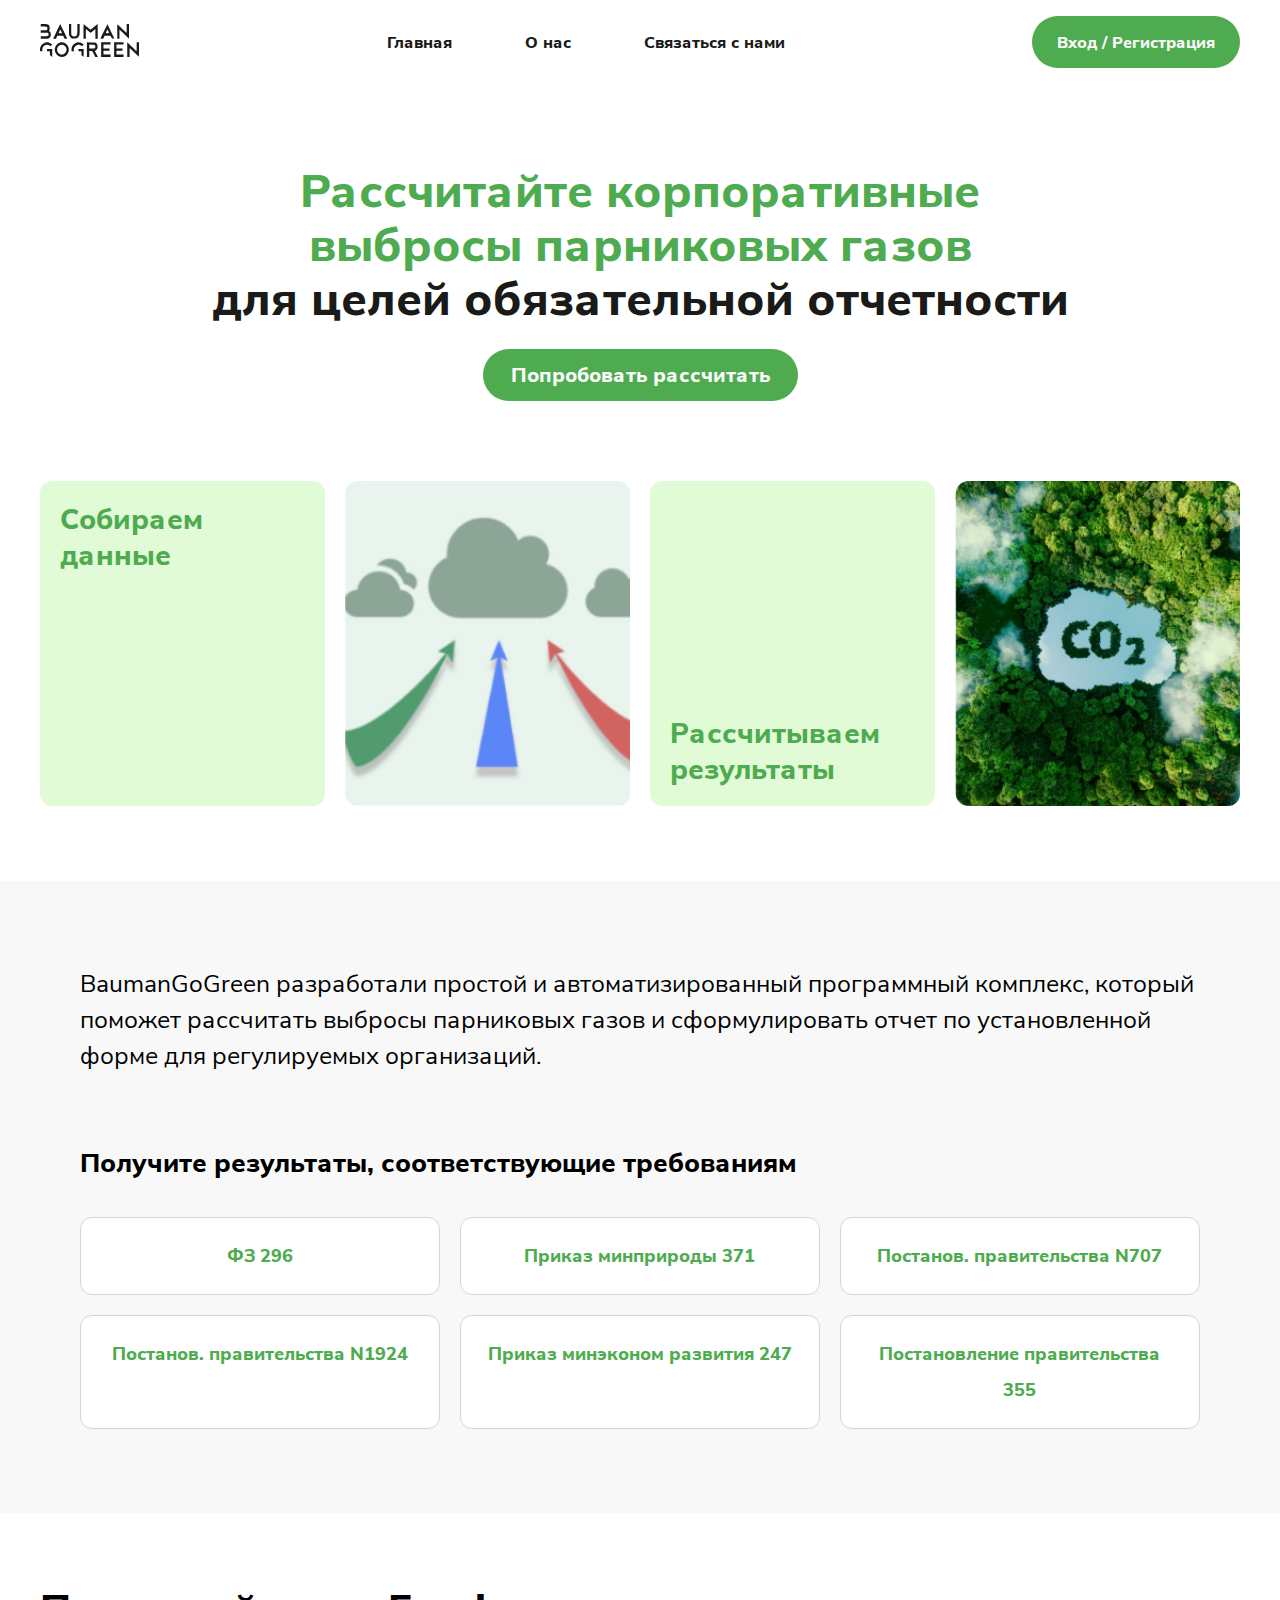
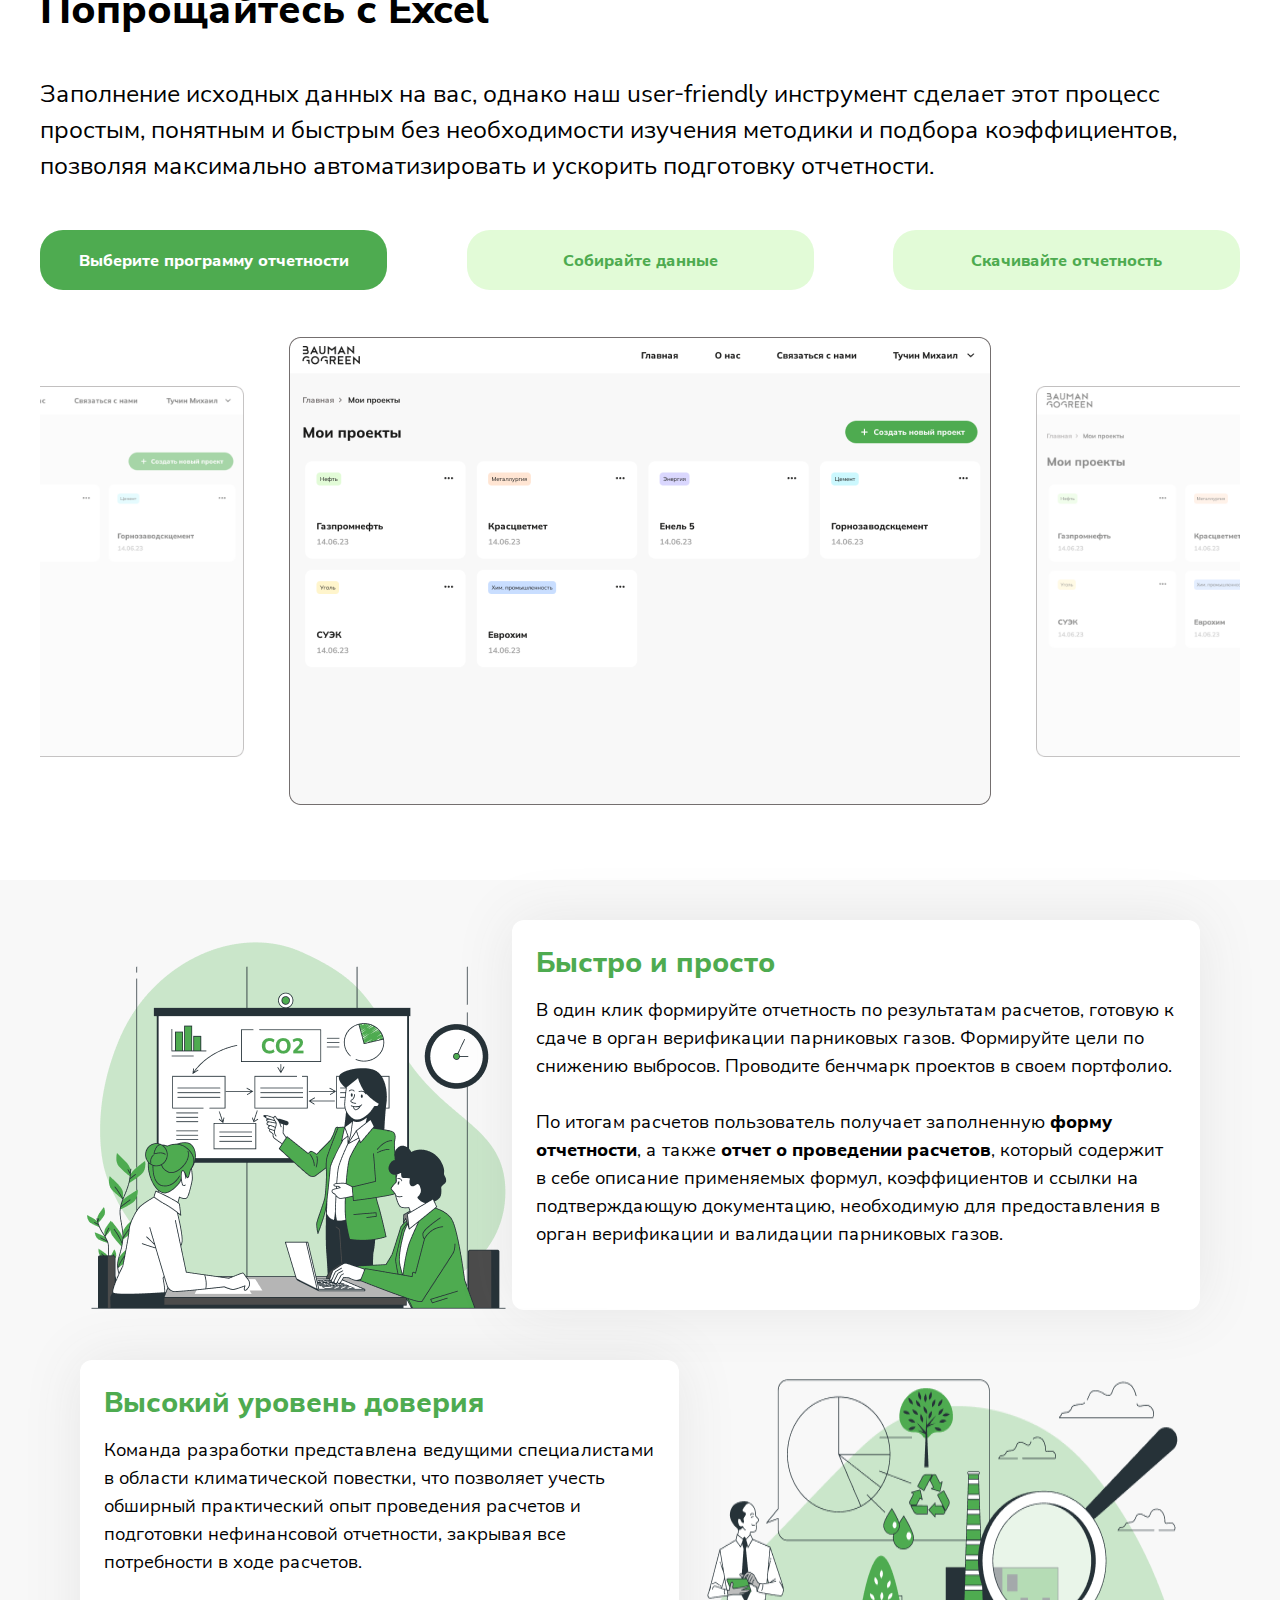
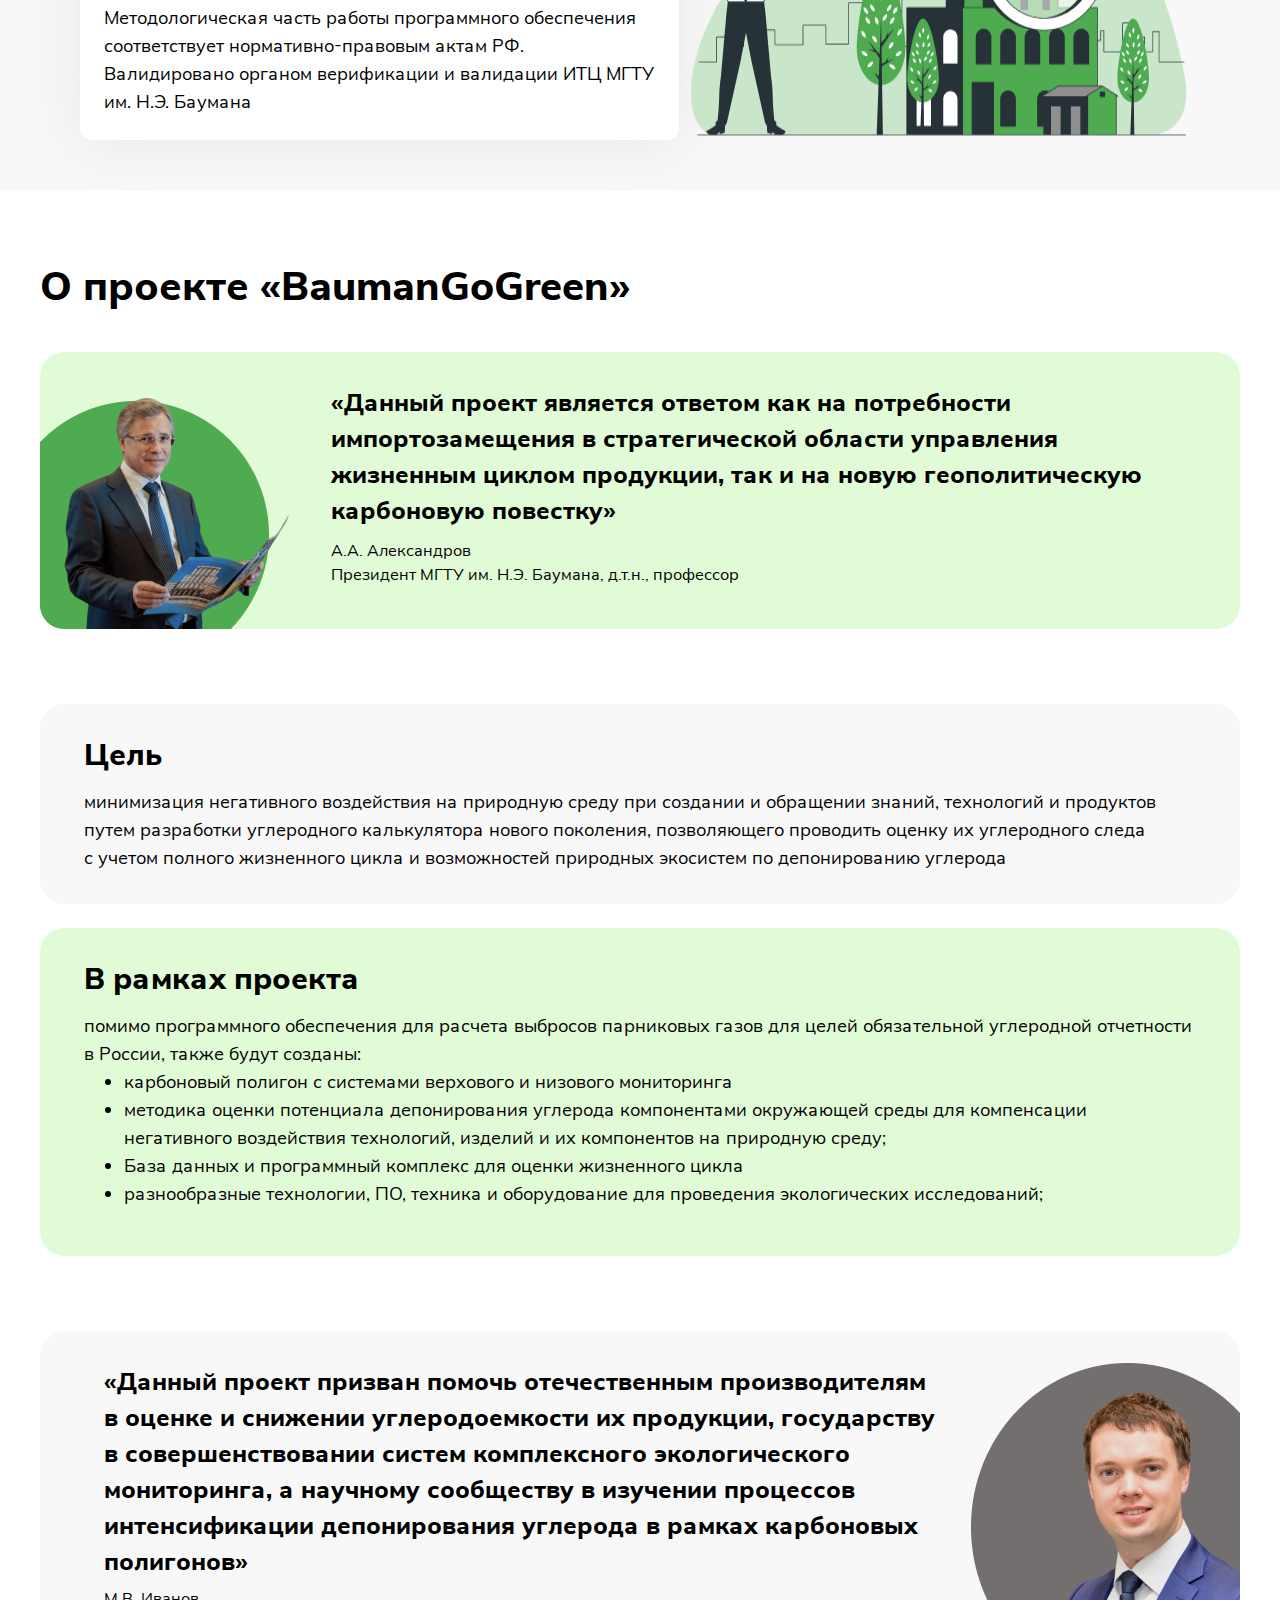
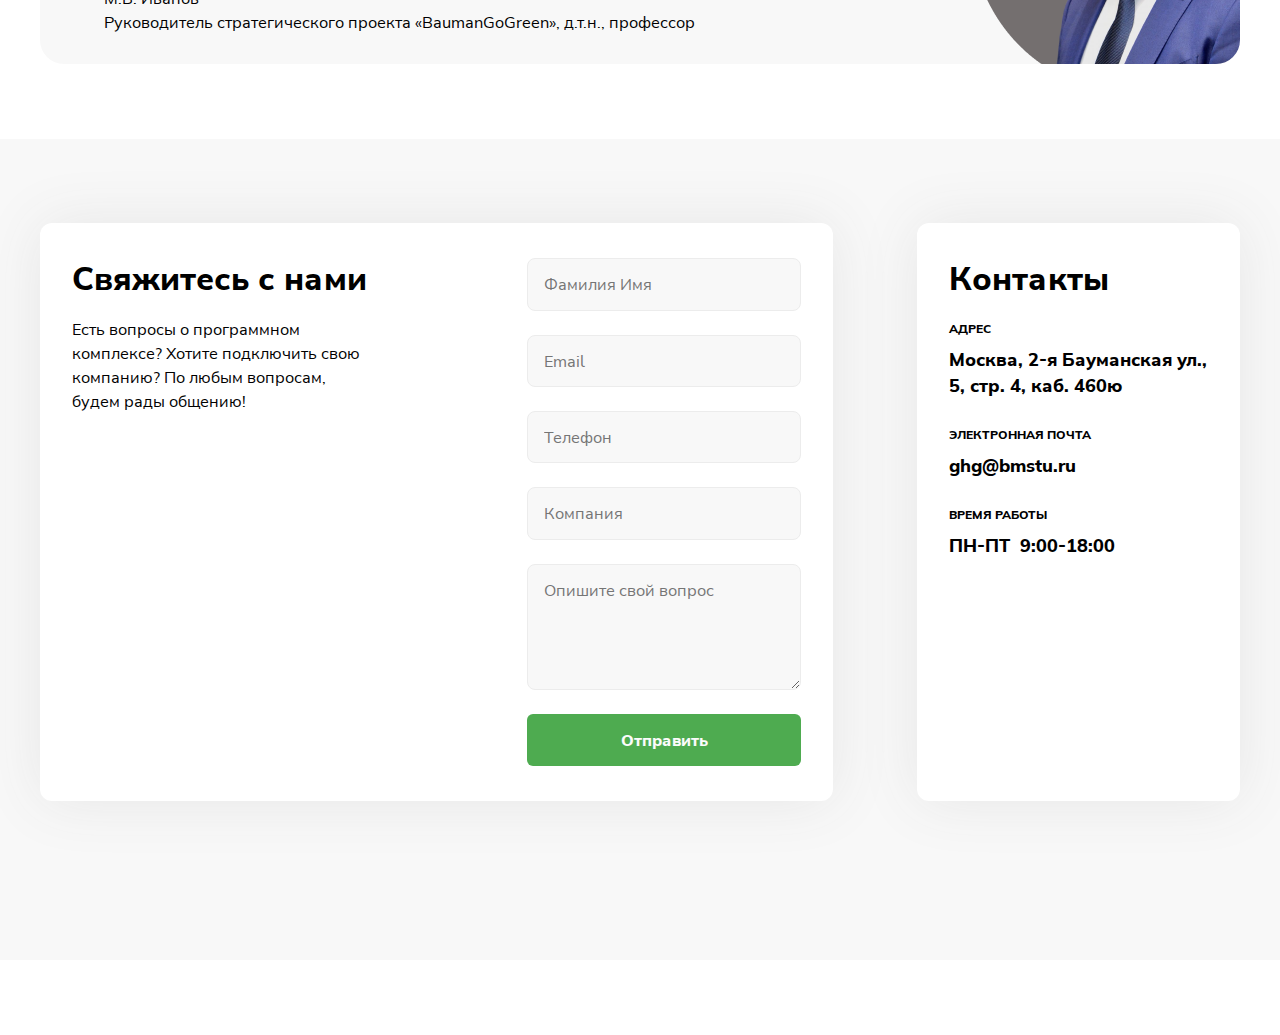
<file: index.html>
<!DOCTYPE html>
<html lang="ru">

<head>
    <meta charset="UTF-8">
    <meta name="viewport" content="width=device-width, initial-scale=1.0">
    <title>Главная</title>
    <link href="https://fonts.cdnfonts.com/css/winston" rel="stylesheet">
    <link rel="stylesheet" href="css/normalize.css">
    <link rel="stylesheet" href="css/main.css">
    <link rel="stylesheet" href="css/media.css">
</head>

<body class="body">
    <header class="header">
        <div class="header__container container">
            <div class="header__logo">
                <a href="#"><img src="img/logo.svg" alt="bauman go green"></a>
            </div>
            <div class="header__wrapper">
                <ul class="menu menu_main list-reset">
                    <li class="menu__item"><a href="#" class="menu__link">Главная</a></li>
                    <li class="menu__item"><a href="#" class="menu__link">О нас</a></li>
                    <li class="menu__item"><a href="support.html" class="menu__link">Связаться с нами</a></li>
                </ul>
            </div>
            <button onclick="document.location='login.html'" class="header__btn btn">
                Вход / Регистрация
            </button>
        </div>
    </header>

    <main>
        <div class="main__hero hero">
            <div class="main__container container">
                <div class="hero__wrapper">
                    <h1 class="hero__head title head-reset">
                        <span class="title_green">Рассчитайте корпоративные
                            <br>выбросы парниковых газов</span>
                        <br>для целей обязательной отчетности
                    </h1>

                    <button class="hero__btn btn">
                        Попробовать рассчитать
                    </button>
                </div>
            </div>
        </div>

        <div class="main__cards cards">
            <div class="main__container container">
                <ul class="cards__list list-reset">
                    <li class="card">Собираем данные</li>
                    <li class="card cards__img cards__img_2"></li>
                    <li class="card cards_3">Рассчитываем результаты</li>
                    <li class="card cards__img cards__img_4"></li>
                </ul>
            </div>
        </div>

        <div class="main__descr descr bg-grey">
            <div class="main__container container">
                <p class="descr__text paragraph-reset">
                    BaumanGoGreen разработали простой и автоматизированный программный комплекс, который поможет
                    рассчитать выбросы парниковых газов и сформулировать отчет по установленной форме для регулируемых
                    организаций.
                </p>
                <p class="descr__head paragraph-reset">
                    Получите результаты, соответствующие требованиям
                </p>
                <ul class="descr__list list-reset">
                    <li class="list__item">ФЗ 296</li>
                    <li class="list__item">Приказ минприроды 371</li>
                    <li class="list__item">Постанов. правительства N707</li>
                    <li class="list__item">Постанов. правительства N1924</li>
                    <li class="list__item">Приказ минэконом развития 247</li>
                    <li class="list__item">Постановление правительства 355</li>
                </ul>
            </div>
        </div>

        <div class="excel bg-white">
            <div class="main__container container">
                <h2 class="main__head head-reset">Попрощайтесь с Excel</h2>
                <p class="excel__descr paragraph-reset">
                    Заполнение исходных данных на вас, однако наш user-friendly инструмент сделает этот процесс простым,
                    понятным и быстрым без необходимости изучения методики и подбора коэффициентов, позволяя максимально
                    автоматизировать и ускорить подготовку отчетности.
                </p>

                <!-- tabs -->
                <div class="tabs">
                    <ul class="excel__tabs list-reset">
                        <li class="tabs-nav__item">
                            <button class="btn tabs__btn tabs__btn--active" data-path="one">Выберите программу
                                отчетности</button>
                        </li>
                        <li class="tabs-nav__item">
                            <button class="btn tabs__btn" data-path="two">Собирайте данные</button>
                        </li>
                        <li class="tabs-nav__item">
                            <button class="btn tabs__btn" data-path="three">Скачивайте
                                отчетность</button>
                        </li>
                    </ul>

                    <div class="tabs-content">
                        <div class="tabs-item tabs-item--active" data-target="one">
                            <img src="img/excel_tab.png" alt="" class="img__pre">
                            <img src="img/excel_tab.png" alt="" class="img__actual">
                            <img src="img/excel_tab.png" alt="" class="img__next">
                        </div>

                        <div class="tabs-item" data-target="two">
                            <img src="img/excel_tab.png" alt="" class="img__pre">
                            <img src="img/excel_tab.png" alt="" class="img__actual">
                            <img src="img/excel_tab.png" alt="" class="img__next">
                        </div>

                        <div class="tabs-item" data-target="three">
                            <img src="img/excel_tab.png" alt="" class="img__pre">
                            <img src="img/excel_tab.png" alt="" class="img__actual">
                            <img src="img/excel_tab.png" alt="" class="img__next">
                        </div>
                    </div>
                </div>
            </div>
        </div>

        <div class="benefits bg-grey">
            <div class="main__container container">
                <div class="benefits__fast fast">
                    <img src="img/benefits-1.png" alt="">
                    <div class="fast__content">
                        <h3 class="subtitle_main head-reset">Быстро и просто</h3>
                        <p class="benefits__descr paragraph-reset">
                            В один клик формируйте отчетность по результатам расчетов, готовую к сдаче в орган
                            верификации
                            парниковых газов. Формируйте цели по снижению выбросов. Проводите бенчмарк проектов в своем
                            портфолио.
                            <br><br>
                            По итогам расчетов пользователь получает заполненную <b>форму отчетности</b>, а также
                            <b>отчет о проведении расчетов</b>, который содержит в себе описание применяемых формул,
                            коэффициентов и ссылки
                            на подтверждающую документацию, необходимую для предоставления в орган верификации и
                            валидации
                            парниковых газов.
                        </p>
                    </div>
                </div>

                <div class="benefits__level level">
                    <div class="level__content">
                        <h3 class="subtitle_main head-reset">Высокий уровень доверия</h3>
                        <p class="benefits__descr paragraph-reset">
                            Команда разработки представлена ведущими специалистами в области климатической повестки, что
                            позволяет учесть обширный практический опыт проведения расчетов и подготовки нефинансовой
                            отчетности, закрывая все потребности в ходе расчетов.
                            <br><br>
                            Методологическая часть работы программного обеспечения соответствует нормативно-правовым
                            актам РФ. Валидировано органом верификации и валидации ИТЦ МГТУ им. Н.Э. Баумана
                        </p>
                    </div>
                    <img src="img/benefits-2.png" alt="">
                </div>
            </div>
        </div>

        <div class="about bg-white">
            <div class="main__container container">
                <h2 class="main__head head-reset">О проекте «BaumanGoGreen»</h2>
                <div class="alexandrov about__block bg-green">
                    <img src="img/alexandrov.png" alt="" class="person">
                    <div class="alexandrov_right">
                        <p class="alexandrov__text paragraph-reset">
                            «Данный проект является ответом как на потребности импортозамещения в стратегической области
                            управления жизненным циклом продукции, так и на новую геополитическую
                            карбоновую&nbsp;повестку»
                        </p>
                        <p class="alexandrov__descr paragraph-reset">
                            А.А. Александров
                            <br>Президент МГТУ им. Н.Э. Баумана, д.т.н., профессор
                        </p>
                    </div>
                </div>

                <div class="target about__block bg-grey">
                    <h3 class="about__head head-reset">Цель</h3>
                    <p class="about__text paragraph-reset">
                        минимизация негативного воздействия на природную среду при создании и обращении знаний,
                        технологий и продуктов путем разработки углеродного калькулятора нового поколения, позволяющего
                        проводить оценку их углеродного следа с учетом полного жизненного цикла и возможностей природных
                        экосистем по депонированию углерода
                    </p>
                </div>

                <div class="frame about__block bg-green">
                    <h3 class="about__head head-reset">В рамках проекта</h3>
                    <p class="about__text paragraph-reset">
                        помимо программного обеспечения для расчета выбросов парниковых газов для целей обязательной
                        углеродной отчетности в России, также будут созданы:
                    <ul class="about__list">
                        <li class="about__item">карбоновый полигон с системами верхового и низового мониторинга</li>
                        <li class="about__item">методика оценки потенциала депонирования углерода компонентами
                            окружающей среды для компенсации негативного воздействия технологий, изделий и их
                            компонентов на природную среду;</li>
                        <li class="about__item">База данных и программный комплекс для оценки жизненного цикла</li>
                        <li class="about__item">разнообразные технологии, ПО, техника и оборудование для проведения
                            экологических исследований;</li>
                    </ul>
                    </p>
                </div>

                <div class="ivanov about__block bg-grey">
                    <div class="ivanov__left">
                        <p class="ivanov__text paragraph-reset">
                            «Данный проект призван помочь отечественным производителям в оценке и снижении
                            углеродоемкости
                            их продукции, государству в совершенствовании систем комплексного экологического
                            мониторинга, а
                            научному сообществу в изучении процессов интенсификации депонирования углерода в рамках
                            карбоновых полигонов»
                        </p>
                        <p class="ivanov__descr paragraph-reset">
                            М.В. Иванов
                            <br>Руководитель стратегического проекта «BaumanGoGreen», д.т.н., профессор
                        </p>
                    </div>
                    <img src="img/ivanov.png" alt="" class="person">
                </div>
            </div>
        </div>
    </main>

    <footer class="footer bg-grey">
        <div class="main__container container container_footer">
            <div class="relations bg-white">
                <div class="relations_left">
                    <h2 class="footer__head head-reset">
                        Свяжитесь с нами
                    </h2>
                    <p class="footer__text head-reset">
                        Есть вопросы о программном комплексе? Хотите подключить свою компанию? По любым вопросам,
                        будем рады общению!
                    </p>
                </div>

                <div class="relations_right">
                    <form action="" class="form_footer">
                        <input type="text" name="name" placeholder="Фамилия Имя" class="input">
                        <input type="email" name="email" id="" placeholder="Email" class="input">
                        <input type="tel" name="tel" placeholder="Телефон" class="input">
                        <input type="text" name="company" id="" placeholder="Компания" class="input">
                        <textarea name="question" id="" cols="30" rows="5" placeholder="Опишите свой вопрос"
                            class="input"></textarea>

                        <button class="form__btn btn">Отправить</button>
                    </form>
                </div>

            </div>

            <div class="contacts bg-white">
                <h2 class="footer__head head-reset">
                    Контакты
                </h2>
                <p class="contacts__name paragraph-reset">Адрес</p>
                <p class="contacts__value paragraph-reset">
                    Москва, 2-я Бауманская ул., 5, стр. 4, каб. 460ю
                </p>

                <p class="contacts__name paragraph-reset">Электронная почта</p>
                <p class="contacts__value paragraph-reset">
                    <a href="mailto:ghg@bmstu.ru">ghg@bmstu.ru</a>
                </p>

                <p class="contacts__name paragraph-reset">Время работы</p>
                <p class="contacts__value paragraph-reset">
                    ПН-ПТ&nbsp;&nbsp;9:00-18:00
                </p>
            </div>
        </div>
    </footer>

    <script src="script/main.js"></script>
</body>

</html>
</file>
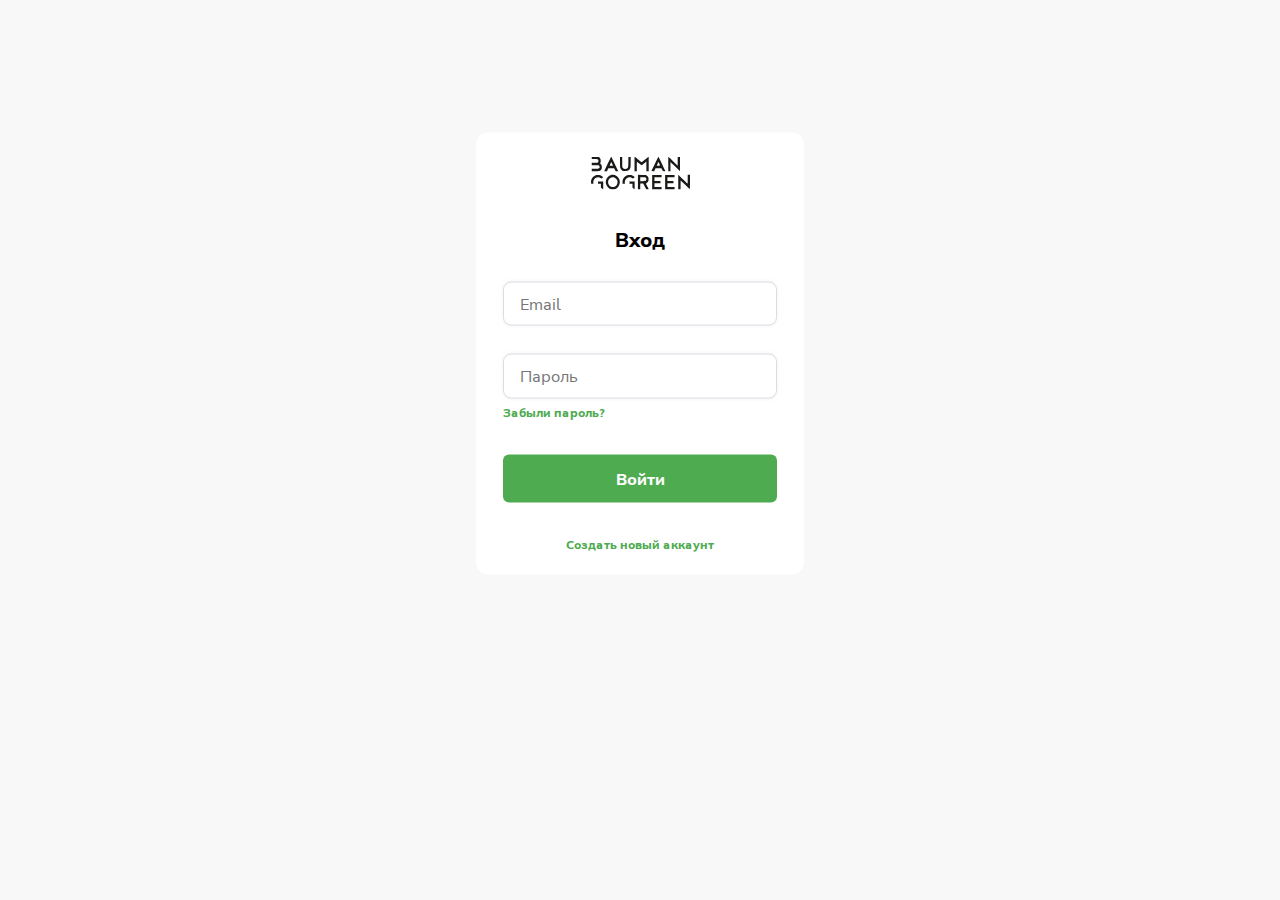
<file: login.html>
<!DOCTYPE html>
<html lang="ru">

<head>
    <meta charset="UTF-8">
    <meta name="viewport" content="width=device-width, initial-scale=1.0">
    <title>Вход</title>
    <link href="https://fonts.cdnfonts.com/css/winston" rel="stylesheet">
    <link rel="stylesheet" href="css/normalize.css">
    <link rel="stylesheet" href="css/style.css">
    <link rel="stylesheet" href="css/media.css">
</head>

<body class="body">
    <main class="main">
        <div class="container container_login">
            <div class="window">
                <img src="img/logo.svg" alt="logo" class="window__img">
                <h1 class="window__head head-reset">Вход</h1>

                <form action="" class="form form_login login">
                    <div class="form__wrapper">
                        <input class="fields__input login__input" type="email" placeholder="Email" name="email"
                        data-validate-field="email">
                    </div>
                    <div class="form__wrapper">
                        <input class="fields__input login__input login__input_pass" type="password" placeholder="Пароль" name="password" data-validate-field="password">
                    </div>
                    <a href="#" class="login__link login__link_forgot">Забыли пароль?</a>

                    <button class="login__btn btn">
                        Войти
                    </button>
                </form>

                <a href="registration.html" class="login__link">Создать новый аккаунт</a>
            </div>
        </div>
    </main>

    <script src="script/just-validate.min.js"></script>
    <script src="script/script.js"></script>

</body>

</html>
</file>
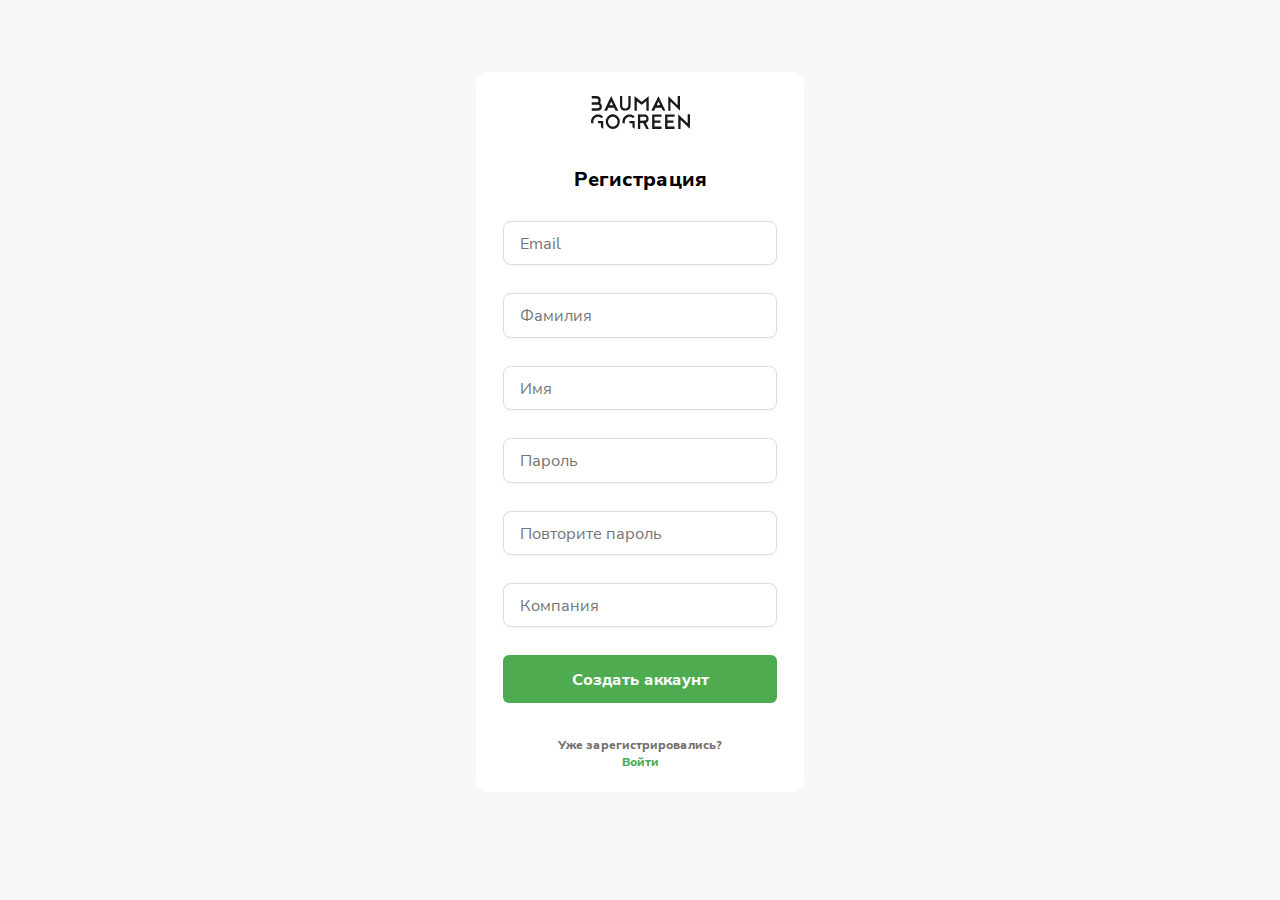
<file: registration.html>
<!DOCTYPE html>
<html lang="ru">

<head>
    <meta charset="UTF-8">
    <meta name="viewport" content="width=device-width, initial-scale=1.0">
    <title>Регистрация</title>
    <link href="https://fonts.cdnfonts.com/css/winston" rel="stylesheet">
    <link rel="stylesheet" href="css/normalize.css">
    <link rel="stylesheet" href="css/style.css">
    <link rel="stylesheet" href="css/media.css">
</head>

<body class="body">
    <main class="main">
        <div class="container container_login">
            <div class="window window_reg">
                <img src="img/logo.svg" alt="logo" class="window__img">
                <h1 class="window__head head-reset">Регистрация</h1>

                <form action="" class="form form_login login">
                    <div class="form__wrapper">
                        <input class="fields__input login__input" type="email" placeholder="Email" name="email"
                        data-validate-field="email">
                    </div>
                    <div class="form__wrapper">
                        <input class="fields__input login__input" type="text" placeholder="Фамилия" name="surname">
                    </div>
                    <div class="form__wrapper">
                        <input class="fields__input login__input" type="text" placeholder="Имя" name="name">
                    </div>
                    <div class="form__wrapper">
                        <input class="fields__input login__input" type="password" placeholder="Пароль" name="password" data-validate-field="password">
                    </div>
                    <div class="form__wrapper">
                        <input class="fields__input login__input" type="password" placeholder="Повторите пароль" name="password2" data-validate-field="password2">
                    </div>
                    <div class="form__wrapper">
                        <input class="fields__input login__input" type="text" placeholder="Компания" name="company"
                        data-validate-field="company">
                    </div>

                    <button class="login__btn btn" id="new-account">
                        Создать аккаунт
                    </button>
                </form>

                <p class="login__text login__link paragraph-reset">
                    Уже зарегистрировались?
                </p>
                <a href="login.html" class="login__link">Войти</a>
            </div>

            <div class="wrapper_succ" id="wrapper_succ">
                <div class="message_succ" id="message_succ">
                    <p class="message__text_succ paragraph-reset">
                        Ссылка для подтверждения регистрации отправлена на вашу электронную почту!
                    </p>
                </div>
            </div>
        </div>
    </main>

    <script src="script/just-validate.min.js"></script>
    <script src="script/script.js"></script>

</body>

</html>
</file>
<file: css/main.css>
/* fonts */
@font-face {
  font-family: "Winston";
  src: local("Winston Regular"), local("Winston-Regular"),
    url("../fonts/Winston-Regular.woff2") format("woff2"),
    url("../fonts/Winston-Regular.woff") format("woff");

  font-weight: normal;
  font-style: normal;
  font-display: swap;
}

@font-face {
  font-family: "Winston";
  src: local("Winston Bold"), local("Winston-Bold"),
    url("../fonts/Winston-Bold.woff2") format("woff2"),
    url("../fonts/Winston-Bold.woff") format("woff");

  font-weight: bold;
  font-style: normal;
  font-display: swap;
}

@font-face {
  font-family: "Winston";
  src: local("Winston ExtraBold"), local("Winston-ExtraBold"),
    url("../fonts/Winston-ExtraBold.woff2") format("woff2"),
    url("../fonts/Winston-ExtraBold.woff") format("woff");

  font-weight: 800;
  font-style: normal;
  font-display: swap;
}

/* basic */
:root {
  --color-back: #f8f8f8;
  --color-back-white: #fff;
  --color-tag-green: #e2fbd7;
  --color-accent-green: #4eab50;
  --text-main: #1a1a19;
  --text-extra: #746f6f;
  --text-white: #fbfbfb;
}

html {
  box-sizing: border-box;
  background-color: var(--color-back-white);
}

*,
*::before,
*::after {
  box-sizing: inherit;
}

*:focus-visible {
  outline: 0;
  border: 0;
}

a {
  color: inherit;
  text-decoration: none;
}

img {
  max-width: 100%;
}

.body {
  min-width: 1100px;
  font-family: "Winston", sans-serif;
  font-style: normal;
  font-weight: 400;
}

.container {
  padding: 0 40px;
  margin: 0 auto;
  max-width: 1280px;
}

.title {
  font-family: Winston;
  font-size: 46px;
  font-style: normal;
  font-weight: 700;
  line-height: 117.391%;
  color: var(--text-main);
}

.btn {
  padding: 12px 25px;

  text-align: center;
  font-size: 16px;
  font-weight: 700;
  line-height: 175%;
  color: var(--text-white);

  border: 0;
  border-radius: 33px;
  background: var(--color-accent-green);
  cursor: pointer;
}

/* reset */
.list-reset {
  margin: 0;
  padding: 0;
  list-style: none;
}

.head-reset,
.paragraph-reset {
  display: block;
  margin: 0;
  padding: 0;
}

/* header */
.header {
  margin-bottom: 80px;
  background: var(--color-back-white);
}

.header__container {
  display: flex;
  justify-content: space-between;
  align-items: center;

  padding-top: 16px;
  padding-bottom: 16px;
}

.menu {
  display: flex;
  gap: 73px;
}

.menu__link {
  font-size: 16px;
  font-weight: 700;
  line-height: 175%;
  color: var(--text-main);
}

.menu__link:hover {
  color: var(--color-accent-green);
}

/* hero */
.hero__wrapper {
  display: flex;
  flex-direction: column;
  align-items: center;
  margin-bottom: 80px;
}

.hero__head {
  margin-bottom: 24px;
  text-align: center;
}

.title_green {
  color: var(--color-accent-green);
}

.hero__btn {
  padding: 12px 28px;
  border-radius: 33px;
  font-size: 20px;
  line-height: 140%;
}

/* cards */
.cards {
  margin-bottom: 75px;
}

.cards__list {
  display: flex;
  flex-wrap: wrap;
  gap: 20px;
}

.card {
  display: flex;
  flex-direction: column;
  width: 285px;
  height: 325px;
  padding: 20px;

  border-radius: 12px;
  background: var(--color-tag-green);
  font-size: 28px;
  font-style: normal;
  font-weight: 700;
  line-height: 128.571%;
  color: var(--color-accent-green);
}

.cards_3 {
  justify-content: flex-end;
}

.cards__img {
  background-position: 0 0;
  background-repeat: no-repeat;
  background-size: cover;
}

.cards__img_2 {
  background-image: url("../img/main-1.jpg");
}

.cards__img_4 {
  background-image: url("../img/main-2.jpg");
}

/* descr */
.bg-grey {
  padding: 84px 40px;
  margin-bottom: 75px;
  background: var(--color-back);
}

.descr__text {
  margin-bottom: 72px;
  font-size: 24px;
  font-weight: 500;
  line-height: 150%;
}

.descr__head {
  margin-bottom: 36px;
  font-size: 26px;
  font-weight: 700;
  line-height: 138.462%;
}

.descr__list {
  display: flex;
  flex-wrap: wrap;
  gap: 20px;
}

.list__item {
  width: calc((100% - 40px) / 3);
  padding: 20px;
  text-align: center;
  
  font-size: 18px;
  font-weight: 600;
  line-height: 200%;
  color: var(--color-accent-green);
  
  border-radius: 12px;
  border: 1px solid #D4D4D4;
  background: var(--color-back-white);
}

/* excel */
.bg-white {
  margin-bottom: 75px;
  background: var(--color-back-white);
}

.main__head {
  margin-bottom: 47px;
  font-size: 40px;
  font-weight: 700;
  line-height: 100%;
}

.excel__descr {
  margin-bottom: 47px;
  font-size: 24px;
  font-weight: 500;
  line-height: 150%;
}


.tabs {
  overflow: hidden;
}

.excel__tabs {
  display: flex;
  justify-content: space-between;
  margin-bottom: 47px;
}

.tabs__btn {
  width: 347px;
  font-size: 16px;
  font-weight: 700;
  line-height: 36px;
  border-radius: 23px;

  background: var(--color-tag-green);
  color: var(--color-accent-green);
}

.tabs__btn--active {
  background: var(--color-accent-green);
  color: var(--color-back-white);
}

.tabs-item {
  display: none;
}

.tabs-item--active {
  display: flex;
  justify-content: center;
  align-items: center;
}

.img__pre {
  margin-right: 45px;
  height: 371px;
  opacity: .5;
}

.img__next {
  margin-left: 45px;
  height: 371px;
  opacity: .5;
}

/* benefits */
.benefits {
  padding: 40px;
}

.fast, .level {
  display: flex;
  justify-content: space-between;
}

.fast__content, .level__content {
  padding: 24px;
  margin-bottom: 50px;
  max-width: 731px;

  border-radius: 12px;
  background: var(--color-back-white);
  box-shadow: 0px 0px 60px 0px rgba(77, 77, 77, 0.10);
}

.subtitle_main {
  margin-bottom: 16px;
  font-size: 28px;
  font-weight: 700;
  line-height: 36px;
  color: var(--color-accent-green);
}

.benefits__descr {
  font-size: 18px;
  font-weight: 500;
  line-height: 28px;
}

.level__content {
  margin-bottom: 10px;
}

/* about */
.bg-green {
  background: var(--color-tag-green);
}

.about__block {
  padding: 32px 44px;
  border-radius: 24px;
}

.alexandrov {
  display: flex;
  padding-left: 0;
  padding-bottom: 0;
  margin-bottom: 75px;
}

.ivanov {
  display: flex;
  padding-right: 0;
  padding-bottom: 0;
}

.person {
  border-radius: 24px;
}

.alexandrov_right {
  margin-left: 40px;
}

.alexandrov__text {
  margin-bottom: 10px;
  font-size: 24px;
  font-weight: 600;
  line-height: 36px;
}

.alexandrov__descr {
  font-size: 16px;
  font-weight: 500;
  line-height: 24px;
}

.target {
  margin-bottom: 24px;
}

.about__head {
  margin-bottom: 16px;
  font-size: 30px;
  font-weight: 700;
  line-height: 36px;
}

.about__text, .about__list {
  font-size: 18px;
  font-weight: 500;
  line-height: 28px;
}

.frame {
  margin-bottom: 75px;
}

.about__list {
  margin: 0;
}

.ivanov__left {
  margin-left: 20px;
}

.ivanov__text {
  margin-bottom: 7px;
  font-size: 24px;
  font-weight: 600;
  line-height: 36px;
}

.ivanov__descr {
  font-size: 16px;
  font-weight: 500;
  line-height: 24px;
}

/* footer */
.container_footer {
  display: flex;
  justify-content: space-between;
}

.footer {
  padding-left: 0;
  padding-right: 0;
}

.relations {
  display: flex;
  justify-content: space-between;
  padding: 35px 32px;
  width: 793px;
  border-radius: 12px;
  box-shadow: 0px 0px 60px 0px rgba(77, 77, 77, 0.10);
}

.footer__head {
  margin-bottom: 19px;
  font-size: 32px;
  font-weight: 700;
  line-height: 40px;
}

.footer__text {
  max-width: 295px;
  font-size: 16px;
  font-weight: 500;
  line-height: 24px;
}

.form_footer {
  display: flex;
  flex-direction: column;
}

.input {
  padding: 16px;
  max-width: 274px;
  margin-bottom: 24px;
  border-radius: 8px;
  border: 1px solid #ECECEC;
  background: var(--color-back);
}

.form__btn {
  border-radius: 6px;
}

.contacts {
  padding: 35px 32px;
  max-width: 323px;
  border-radius: 12px;
  box-shadow: 0px 0px 60px 0px rgba(77, 77, 77, 0.10);
}

.contacts__name {
  margin-bottom: 6px;
  font-size: 12px;
  font-weight: 600;
  line-height: 24px;
  text-transform: uppercase;
}

.contacts__value {
  margin-bottom: 24px;
  font-size: 18px;
  font-weight: 600;
  line-height: 26px;
}
</file>
<file: css/media.css>
@media (max-width: 1200px) {
  .tabs__btn {
    width: 310px;
    font-size: 14px;
  }

  .relations {
    width: 660px;
  }
}

@media (max-width: 900px) {
  .menu {
    gap: 60px;
  }

  .menu__link {
    font-size: 14px;
  }

  .title {
    font-size: 35px;
  }

  .dropdown__btn svg {
    width: 20px;
    height: 20px;
  }

  .btn {
    font-size: 12px;
  }

  .list__link {
    font-size: 12px;
  }

  .table__head {
    font-size: 12px;
  }

  .choices__item {
    font-size: 12px;
  }

  .choices[data-type*=select-one]::after {
    width: 18px;
    height: 18px;
  }

  td {
    padding-right: 5px;
  }

  .tabs-item1_left {
    width: 30%;
  }

  .tabs-item1_right {
    width: 67%;
  }

  .content__menu2 {
    width: 600px;
  }

  .tabs-nav__btn2 {
    width: 300px;
  }

  .fields {
    width: 600px;
  }

  .fields_lk {
    width: 400px;
  }
}

@media (max-width: 700px) {
  .menu {
    gap: 40px;
  }

  .menu_main {
    gap: 30px;
  }

  .menu__link {
    font-size: 12px;
  }

  .dropdown__btn svg {
    width: 18px;
    height: 18px;
  }

  .title {
    font-size: 20px;
  }

  .btn {
    font-size: 10px;
  }
}
</file>
<file: css/style.css>
/* fonts */
@font-face {
  font-family: "Winston";
  src: local("Winston Regular"), local("Winston-Regular"),
    url("../fonts/Winston-Regular.woff2") format("woff2"),
    url("../fonts/Winston-Regular.woff") format("woff");

  font-weight: normal;
  font-style: normal;
  font-display: swap;
}

@font-face {
  font-family: "Winston";
  src: local("Winston Bold"), local("Winston-Bold"),
    url("../fonts/Winston-Bold.woff2") format("woff2"),
    url("../fonts/Winston-Bold.woff") format("woff");

  font-weight: bold;
  font-style: normal;
  font-display: swap;
}

@font-face {
  font-family: "Winston";
  src: local("Winston ExtraBold"), local("Winston-ExtraBold"),
    url("../fonts/Winston-ExtraBold.woff2") format("woff2"),
    url("../fonts/Winston-ExtraBold.woff") format("woff");

  font-weight: 800;
  font-style: normal;
  font-display: swap;
}

/* basic */
:root {
  --color-back: #f8f8f8;
  --color-back-white: #fff;
  --color-tag-green: #e2fbd7;
  --color-tag-purple: #dad7fe;
  --color-tag-red: #ffe5d3;
  --color-tag-yellow: #fff5cc;
  --color-tag-blue: #C9DEFF;
  --color-tag-sky: #CCF8FE;
  --color-accent-green: #4eab50;
  --text-main: #1a1a19;
  --text-extra: #746f6f;
  --text-white: #fbfbfb;
}

html {
  box-sizing: border-box;
  background-color: var(--color-back);
}

*,
*::before,
*::after {
  box-sizing: inherit;
}

*:focus-visible {
  outline: 0;
  border: 0;
}

a {
  color: inherit;
  text-decoration: none;
}

img {
  max-width: 100%;
}

.body {
  min-width: 675px;
  font-family: "Winston", sans-serif;
  font-weight: 400;
}

.body__new-project {
  min-width: 675px;
}

.container {
  padding: 0 40px;
  margin: 0 auto;
  max-width: 1280px;
}

.title {
  font-family: Winston;
  font-size: 26px;
  font-style: normal;
  font-weight: 700;
  line-height: 123.077%;
  color: var(--text-main);
}

.btn {
  padding: 6px 22px;

  text-align: center;
  font-family: Winston;
  font-size: 14px;
  font-style: normal;
  font-weight: 700;
  line-height: 200%;
  color: var(--text-white);

  border: 0;
  border-radius: 23px;
  background: var(--color-accent-green);
  cursor: pointer;
}

.simplebar-scrollbar::before {
  background: #D3D3D3;
}

/* reset */
.list-reset {
  margin: 0;
  padding: 0;
  list-style: none;
}

.head-reset,
.paragraph-reset {
  display: block;
  margin: 0;
  padding: 0;
}

.fieldset-reset {
  margin: 0;
  padding: 0;
  border: 0;
}

/* header */
.header {
  background: var(--color-back-white);
}

.header__container {
  display: flex;

  padding-top: 24px;
  padding-bottom: 12px;
}

.header__wrapper {
  margin-left: auto;
}

.menu {
  display: flex;
  align-items: flex-start;
  gap: 64px;
}

.menu__link {
  font-size: 16px;
  font-weight: 700;
  line-height: 175%;
  color: var(--text-main);
}

.menu__link_current {
  color: var(--color-accent-green);
}

.menu__link:hover {
  color: var(--color-accent-green);
}

.dropdown {
  position: relative;
  display: inline-block;
}

.dropdown__btn {
  display: flex;
  padding: 0;
  background: transparent;
  border-radius: 0;
  font-size: 16px;
  font-style: normal;
  font-weight: 700;
  line-height: 175%;
  color: var(--text-main);
}

.dropdown__btn:hover svg path {
  stroke: var(--color-accent-green);
  color: var(--color-accent-green);
}

.dropdown__content {
  display: none;
  position: absolute;
  padding: 25px;
  min-width: 297px;
  right: 0;
  z-index: 10;
  background: var(--color-back-white);
  border-radius: 16px;
}

.dropdown:hover .dropdown__content {
  display: block;
  box-shadow: 0 0 0 99999px rgba(0, 0, 0, 0.1);
}

.list__item {
  font-size: 14px;
  font-weight: 600;
  line-height: 142.857%;
  color: var(--text-main);
}

.list__item:hover {
  color: var(--color-accent-green);
}

.pa__top {
  display: flex;
  /* justify-content: space-between; */
  align-items: center;
  padding-bottom: 20px;
  border-bottom: 1px solid #dbdbdb;
}

.pa__icon {
  margin-right: 18px;
}

.pa__name {
  font-size: 16px;
  font-weight: 700;
  line-height: 175%;
  color: var(--text-main);
}

.pa__email {
  font-size: 14px;
  font-weight: 400;
  line-height: 128.571%;
  color: var(--text-extra);
}

.pa__bottom {
  margin-top: 18px;
}

.pa__list {
  display: flex;
  flex-direction: column;
  gap: 27px;
  padding-bottom: 20px;
  border-bottom: 1px solid #dbdbdb;
}

.list__item_out {
  margin-top: 24px;
}

/* main */
.main {
  margin-bottom: 20px;
}

/* breadcrumb */
.breadcrumb {
  padding-top: 28px;
  margin-bottom: 26px;
}

.breadcrumb__list {
  display: flex;
}

.list__link {
  font-size: 14px;
  font-style: normal;
  font-weight: 600;
  line-height: 114.286%;
}

.list__item_main {
  background-image: url("../img/chevron-right.svg");
  background-repeat: no-repeat;
  background-position: 100% center;
  background-size: 16px;
}

.list__link_main {
  padding-right: 18px;
  color: var(--text-extra);
}

/* content */
.content__top {
  display: flex;
  margin-bottom: 26px;
}

.content__btn {
  display: flex;
  align-items: center;
  margin-left: auto;
}

.btn__text {
  padding-left: 5px;
}


.cards__list {
  display: flex;
  flex-wrap: wrap;
  gap: 20px;
}

.card {
  display: flex;
  flex-direction: column;
  justify-content: space-between;
  padding: 20px;
  width: 285px;
  min-height: 173px;
  border-radius: 12px;
  background: var(--color-back-white);
}

.card__top {
  display: flex;
  justify-content: space-between;
  align-items: flex-start;
}

.card__tags {
  display: flex;
  gap: 6px;
}

.tag {
  padding: 4px 6px;
  text-align: center;
  font-size: 10px;
  font-style: normal;
  font-weight: 400;
  line-height: 150%;
  border-radius: 6px;
}

.tags__metallurgy {
  background: var(--color-tag-red);
}

.tags__energy {
  background: var(--color-tag-purple);
}

.tags__oil {
  background: var(--color-tag-green);
}

.tags__carbon {
  background: var(--color-tag-yellow);
}

.tags__chemistry {
  background: var(--color-tag-blue);
}

.tags__cement {
  background: var(--color-tag-sky);
}

.card__bottom {
  display: flex;
  flex-direction: column;
}

.card__head {
  margin-bottom: 5px;
  font-size: 16px;
  font-style: normal;
  font-weight: 700;
  line-height: 175%;
  color: var(--text-main);
}

.card__date {
  font-size: 14px;
  font-style: normal;
  font-weight: 600;
  line-height: 114.286%;
  opacity: 0.4;
}

/* PAGE NEW PROJECT */
/* top */
.content__head {
  display: flex;
  align-items: center;
}

.title_new {
  margin-right: 8px;
}

/* bottom */
.content__menu1 {
  display: flex;
  margin-bottom: 34px;
}

.tabs-nav__btn1 {
  padding: 4px 8px 8px 8px;
  background: none;
  border-radius: 0;
  color: var(--text-extra);
  font-size: 18px;
  font-weight: 600;
  line-height: 133.333%;
}

.tabs-nav__btn1--active {
  color: var(--text-main);
  border-bottom: 2px solid var(--color-accent-green);
}

/* ОБЩИЕ СВЕДЕНИЯ */
.content__menu2 {
  display: flex;
  align-items: center;
  width: 800px;
  margin-bottom: 20px;

  overflow: hidden;
  border-radius: 16px;
  border: 0.5px solid var(--text-extra);
  color: var(--text-extra);
  font-size: 14px;
  font-weight: 600;
  line-height: 142.857%;
}

.tabs-nav__btn2 {
  width: 400px;
  padding: 8px 23px;

  background: none;
  border-radius: 0;
  color: var(--text-extra);
  font-size: 18px;
  font-weight: 600;
  line-height: 133.333%;
}

.tabs-nav__btn2--active {
  color: var(--color-back-white);
  border-bottom: none;
  background: var(--color-accent-green);
}

.fields {
  margin-bottom: 20px;
  width: 800px;
}

.fields_lk {
  width: 500px;
}

.fields__wrapper {
  display: flex;
  justify-content: space-between;
}

.fields__name {
  margin-bottom: 12px;
  padding-right: 2px;
  font-size: 14px;
  font-weight: 600;
  line-height: 142.857%;
  color: var(--text-main);
}

.fields__number {
  font-size: 13px;
  font-weight: 500;
  line-height: 100%;
  color: var(--text-extra);
}

.fields__input {
  padding: 12px 16px;
  width: 100%;
  border-radius: 8px;
  border: 1px solid #D8DDE3;
  box-shadow: 0px 0px 4px 0px rgba(23, 25, 28, 0.05);
}

.form__section {
  margin-bottom: 36px;
}

.form__head {
  margin-bottom: 20px;
  font-size: 18px;
  font-weight: 700;
  line-height: 133.333%;
  color: var(--color-accent-green);
}

.form__btn {
  padding: 0 22px;
  font-size: 16px;
  font-weight: 600;
  line-height: 225%;
  border-radius: 6px;
}

.btn_cancel {
  color: var(--text-extra);
  background-color: transparent;
}

.radio_yes {
  margin-bottom: 12px;
}

input[type='radio']:checked::before {
  content: '';
  position: relative;
  top: -2px;
  display: inline-block;
  width: 13px;
  height: 13px;
  border-radius: 15px;
  background-color: #fff;
  border: 1px solid var(--color-accent-green);
  visibility: visible;
}

input[type='radio']:checked::after {
  content: '';
  position: relative;
  top: -23.5px;
  left: 3.3px;
  display: inline-block;
  width: 7px;
  height: 7px;
  border-radius: 15px;
  background-color: var(--color-accent-green);
  visibility: visible;
}

.tippy-box[data-theme~='light'] {
  background-color: var(--color-back);
  color: var(--text-main);
  border: 1px solid var(--text-extra);
}

.tippy-box[data-theme~='light'][data-placement^='top'] > .tippy-arrow::before {
  border-top-color: var(--text-extra);
}
.tippy-box[data-theme~='light'][data-placement^='bottom'] > .tippy-arrow::before {
  border-bottom-color: var(--text-extra);
}
.tippy-box[data-theme~='light'][data-placement^='left'] > .tippy-arrow::before {
  border-left-color: var(--text-extra);
}
.tippy-box[data-theme~='light'][data-placement^='right'] > .tippy-arrow::before {
  border-right-color: var(--text-extra);
}

/* ПРОВЕДЕНИЕ РАСЧЕТОВ и ЛК табы*/
.tabs-item1__head {
  margin-bottom: 16px;
  font-size: 18px;
  font-weight: 600;
  line-height: 133.333%;
}

.content__menu3, .content__menu_lk {
  display: flex;
  flex-direction: column;
  height: 400px;
}

.content__menu_lk {
  height: 176px;
}

.tabs-nav__item3:not(:last-child) {
  border-bottom: 1px solid #edf2f7;
}

.tabs-nav__item_lk:not(:last-child) {
  border-bottom: 1px solid #edf2f7;
}

.tabs-nav__btn3, .tabs-nav__btn_lk {
  width: 100%;
  padding: 12px 16px;
  color: var(--text-main);
  font-size: 16px;
  font-weight: 400;
  line-height: 125%;
  text-align: left;
  background: none;
  border-radius: 0;
}

.tabs-nav__btn3--active, .tabs-nav__btn_lk--active {
  background: var(--color-tag-green);
}

.tabs-nav_first {
  border-radius: 6px 6px 0px 0px;
}

.tabs-nav_last {
  border-radius: 0 0 6px 6px;
}

.tabs-item1_left {
  width: 40%;
  margin-right: 3%;
  padding: 22px;
  border-radius: 12px;
  background-color: var(--color-back-white);
}

.tabs-item1_right {
  /* width: calc(100% - 350px); */
  width: 57%;
}

.tabs-item__head {
  margin-bottom: 20px;
  font-size: 22px;
  font-weight: 700;
  line-height: 109.091%;
}

.form,
.table {
  width: 100%;
  background-color: var(--color-back-white);
  border-radius: 8px;
}

.table {
  border-collapse: collapse;
}

td {
  padding: 19px 12px;
}

tr {
  border-bottom: 1px solid #e7e7e9;
}

.table__head {
  font-size: 16px;
  font-weight: 600;
  line-height: 112.5%;
  color: var(--color-accent-green);
}

.table__head_first {
  padding-left: 24px;
}

.choices__inner {
  border: none;
  background-color: var(--color-back-white);
}

.choices[data-type*="select-one"]::after {
  border: none;
  width: 24px;
  height: 24px;
  background-image: url("../img/chevron-light.svg");
  background-position: center;
  background-size: cover;
  background-repeat: no-repeat;
  transform: translateY(-50%);
}

.choices__list--dropdown .choices__item--selectable,
.choices__list[aria-expanded] .choices__item--selectable {
  padding-right: 0;
}

.input {
  border-color: var(--color-back-white);
}

.tabs-item1,
.tabs-item2,
.tabs-item3,
.tabs-item4,
.tabs-item_lk {
  display: none;
}

.tabs-item1--active,
.tabs-item2--active,
.tabs-item3--active,
.tabs-item4--active,
.tabs-item_lk--active {
  display: flex;
  flex-wrap: wrap;
}

.tabs4 {
  width: 100%;
}

.hidden2 {
  width: calc(100% - 800px);
  visibility: hidden;
}

.hidden3 {
  width: calc(100% - 250px);
  visibility: hidden;
}

.hidden4 {
  width: calc(100% - 260px);
  visibility: hidden;
}

.content__menu4 {
  display: flex;
  margin-bottom: 20px;
}

.tabs-nav__btn4 {
  margin-left: 4px;
  padding: 3px 22px;
  font-size: 16px;
  font-weight: 500;
  line-height: 225%;
  border-radius: 6px;
  background: #9d9d9d;
}

.tabs-nav__btn4--active {
  background: var(--color-accent-green);
}

.form_general-information {
  background-color: var(--color-back);
}

.lk__tabs {
  display: flex;
}

.item_lk {
  padding: 0;
  background-color: var(--color-back);
}

.tabs-nav_lk {
  padding: 22px;
  border-radius: 12px;
  background-color: var(--color-back-white);
}

.history {
  display: block;
}

.tabs-item__subtitle {
  margin-bottom: 12px;
  font-size: 14px;
  font-weight: 600;
  line-height: 20px;
}

.tabs-item__sub {
  margin-bottom: 24px;
  font-size: 14px;
  font-weight: 600;
  line-height: 100%;
  color: var(--color-accent-green);
}

.table__h {
  font-size: 14px;
  font-weight: 600;
  line-height: 20px;
  color: var(--text-extra);
}

.table__h th {
  padding: 10px 16px;
  text-align: left;
}

tbody {
  background-color: var(--color-back-white);
}

tbody td {
  padding: 10px 16px;
  font-size: 14px;
  font-weight: 400;
  line-height: 20px;
}

/* ВСПЛЫВАШКИ */
.new {
  display: none;

  padding: 31px 36px;
  width: 447px;
  background: #FFF;
  border-radius: 16px;
}

.new__head {
  margin-bottom: 20px;
  font-size: 20px;
  font-weight: 700;
  line-height: 140%;
}

.fields_new {
  margin-bottom: 15px;
  width: 100%;
}

.new__btn {
  border-radius: 6px; 
}

/* custom select */
.__select {
  display: flex;
  height: 100px;
  margin: 0 auto;
  overflow: hidden;
  
  border-radius: 5px;
  border: 1px solid #D8DDE3;
  box-shadow: 0px 0px 4px 0px rgba(23, 25, 28, 0.05);
}

.__select__content {
  display: flex;
  flex-shrink: 0;
  flex-direction: column;
  width: 100%;
  padding: 8px 12px;
  
  overflow-y: auto;
  overflow-x: hidden;
}

.__select__input {
  display: none;

  &:checked + label {
    background-color: var(--color-accent-green);
    color: #fff;
  }
  &:checked + label button svg path{
    stroke: #fff;
  }
}

.__select__label {
  display: flex;
  justify-content: center;
  align-items: center;
  
  padding: 8px 12px;
  width: max-content;
  margin-bottom: 15px;
  font-size: 14px;
  cursor: pointer;

  /* &:hover {
    background-color: var(--color-accent-green) !important;
    color: #fff;
  } */
}

.__select__content::-webkit-scrollbar {
  display: none; /* Chrome, Safari и Opera */
}
.__select__content {
  -ms-overflow-style: none;  /* IE и Edge */
  scrollbar-width: none;  /* Firefox */
}

.btn_cancel_form {
  position: relative;
  padding: 0;
  margin-left: 5px;
  height: 8px;
  width: 8px;
}

.btn__icon {
  position: absolute;
  top: 0;
}


/* СТРАНИЦА ВХОДА */
.window {
  display: flex;
  flex-direction: column;
  align-items: center;
  margin-left: auto;
  margin-right: auto;
  padding: 24px 27px;
  width: 328px;
  
  border-radius: 12px;
  background: var(--color-back-white);
  transform: translate(0, 30%);
}

.window__img {
  width: 99px;
  margin-bottom: 36px;
}

.window__head {
  margin-bottom: 28px;
  font-size: 20px;
  font-weight: 700;
  line-height: 140%;
}

.form_login {
  display: flex;
  flex-direction: column;
  align-items: center;
}

.login__input {
  margin-bottom: 28px;
}

.login__input_pass {
  margin-bottom: 8px;
}

.login__link {
  /* font-family: Open Sans; */
  font-size: 12px;
  font-weight: 600;
  line-height: 100%;
  color: var(--color-accent-green);
}

.login__link_forgot {
  margin-bottom: 36px;
  align-self: flex-start;
}

.login__btn {
  margin-bottom: 36px;
  width: 100%;
  font-size: 16px;
  font-weight: 600;
  line-height: 225%;
  border-radius: 6px;
}

.fields__input:active, .fields__input:focus {
  border: 1px solid var(--color-accent-green);
}

.form__wrapper {
  position: relative;
  width: 100%;
}

.js-validate-error-label {
  position: absolute;
  top: -16px;
  left: 0;

  font-size: 12px!important;
  font-weight: 400!important;
  line-height: 100%!important;
  color: #E33535!important;
}

.js-validate-error-field {
  background: #FBE7E9!important;
  border: none!important;
}

/* РЕГИСТРАЦИЯ */
.window_reg {
  transform: translate(0, 10%);
}

.login__text {
  margin-bottom: 5px;
  color: var(--text-extra);
}


.wrapper_succ {
  display: none;

  position: absolute;
  top: 0;
  left: 0;
  right: 0;
  bottom: 0;
  min-width: 675px;
  width: 100%;
  height: 700px;
  z-index: -2;
}

.message_succ {
  position: absolute;
  bottom: 40px;
  right: 40px;
  padding: 20px;
  width: 488px;
  border-radius: 12px;
  background: var(--color-tag-green);
}

.message__text_succ {
  font-size: 14px;
  font-weight: 600;
  line-height: 171.429%;
  color: var(--color-accent-green);
}

.show-mess_succ {
  display: block;
}

/* СТРАНИЦА СООБЩИТЬ О ПРОБЛЕМЕ */
.support__title {
  margin-bottom: 22px;
}

.support__descr {
  margin-bottom: 24px;
  max-width: 590px;
  font-size: 16px;
  font-weight: 500;
  line-height: 150%;
}

.support__descr_form {
  margin-bottom: 8px;
  font-size: 14px;
  font-weight: 600;
  line-height: 142.857%;
}

.form__textarea {
  margin-bottom: 28px;
  padding: 16px;
  width: 590px;
  min-height: 154px;
  border-radius: 8px;
  border: 1px solid #ECECEC;
}

.wrapper {
  display: none;

  position: absolute;
  top: 0;
  left: 0;
  right: 0;
  bottom: 0;
  min-width: 675px;
  width: 100%;
  height: 700px;
  z-index: -2;
}

.message {
  position: absolute;
  bottom: 40px;
  right: 40px;
  padding: 20px;
  width: 488px;
  border-radius: 12px;
  background: var(--color-tag-green);
}

.message__text {
  font-size: 14px;
  font-weight: 600;
  line-height: 171.429%;
  color: var(--color-accent-green);
}

.show-mess {
  display: block;
}


/* ЛК */
.lk__head {
  margin-bottom: 32px;
}
</file>
